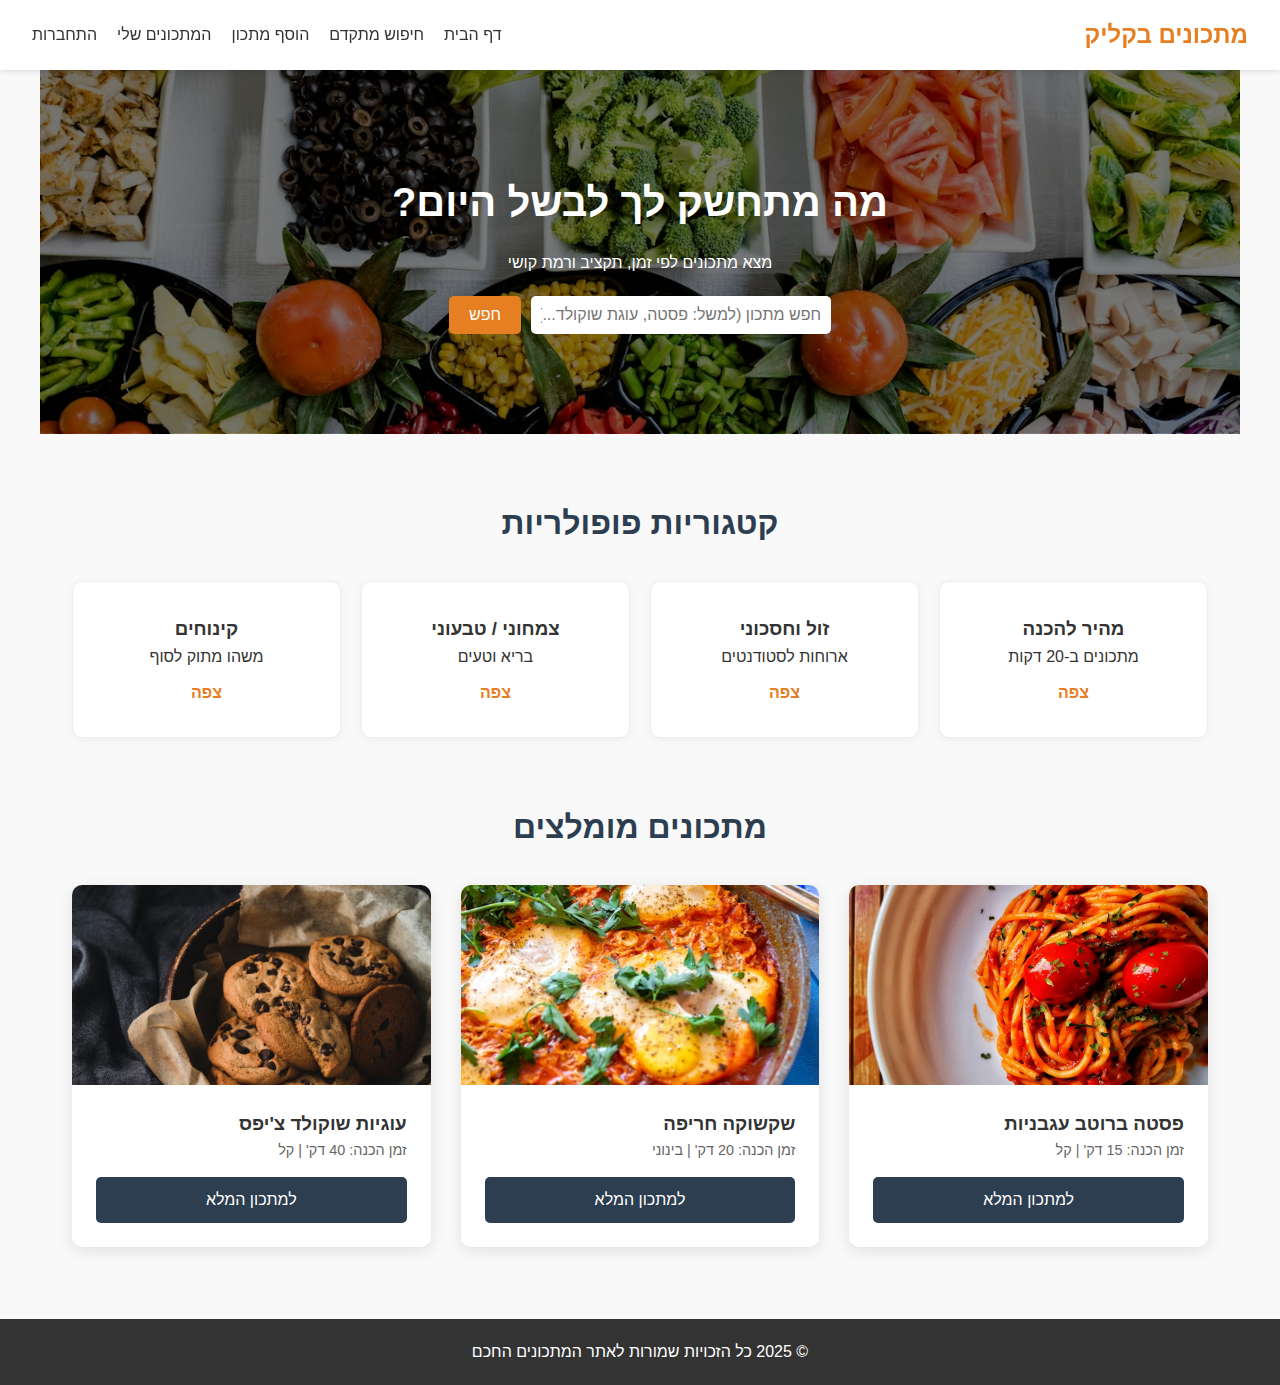
<file: index.html>
<!DOCTYPE html>
<html lang="he" dir="rtl">
<head>
    <meta charset="UTF-8">
    <meta name="viewport" content="width=device-width, initial-scale=1.0">
    <title>אתר מתכונים חכם - דף הבית</title>
    <link rel="stylesheet" href="css/style.css">
</head>
<body>

    <header>
        <div class="logo">מתכונים בקליק</div>
        <nav>
            <ul>
                <li><a href="#" title="אתה כבר בדף הבית">דף הבית</a></li>
                <li><a href="advanced-search.html">חיפוש מתקדם</a></li>
               <li><a href="add-recipe.html">הוסף מתכון</a></li>
                <li><a href="#" title="העמוד טרם נבנה">המתכונים שלי</a></li>
                <li><a href="#" title="העמוד טרם נבנה">התחברות</a></li>
            </ul>
        </nav>
    </header>
    <main>
        <section class="hero">
            <h1>מה מתחשק לך לבשל היום?</h1>
            <p>מצא מתכונים לפי זמן, תקציב ורמת קושי</p>
            <div class="search-container">
                <input type="text" placeholder="חפש מתכון (למשל: פסטה, עוגת שוקולד...)">
                <button type="button">חפש</button>
            </div>
        </section>

        <section class="categories">
            <h2>קטגוריות פופולריות</h2>
            <div class="category-grid">
                <div class="category-card">
                    <h3>מהיר להכנה</h3>
                    <p>מתכונים ב-20 דקות</p>
                    <a href="#" class="btn-link">צפה</a>
                </div>
                <div class="category-card">
                    <h3>זול וחסכוני</h3>
                    <p>ארוחות לסטודנטים</p>
                    <a href="#" class="btn-link">צפה</a>
                </div>
                <div class="category-card">
                    <h3>צמחוני / טבעוני</h3>
                    <p>בריא וטעים</p>
                    <a href="#" class="btn-link">צפה</a>
                </div>
                <div class="category-card">
                    <h3>קינוחים</h3>
                    <p>משהו מתוק לסוף</p>
                    <a href="#" class="btn-link">צפה</a>
                </div>
            </div>
        </section>

        <section class="featured-recipes">
            <h2>מתכונים מומלצים</h2>
            <div class="recipe-grid">
                
                <article class="recipe-card">
                    <img src="images/pasta.jpg.avif" alt="פסטה ברוטב עגבניות">
                    <div class="recipe-content">
                        <h3>פסטה ברוטב עגבניות</h3>
                        <p>זמן הכנה: 15 דק' | קל</p>
                        <a href="#" class="btn-recipe">למתכון המלא</a>
                    </div>
                </article>

                <article class="recipe-card">
                    <img src="images/shakshuka.jpg.avif" alt="שקשוקה">
                    <div class="recipe-content">
                        <h3>שקשוקה חריפה</h3>
                        <p>זמן הכנה: 20 דק' | בינוני</p>
                        <a href="#" class="btn-recipe">למתכון המלא</a>
                    </div>
                </article>

                <article class="recipe-card">
                    <img src="images/cookies.jpg.avif" alt="עוגיות שוקולד צ'יפס">
                    <div class="recipe-content">
                        <h3>עוגיות שוקולד צ'יפס</h3>
                        <p>זמן הכנה: 40 דק' | קל</p>
                        <a href="#" class="btn-recipe">למתכון המלא</a>
                    </div>
                </article>

            </div>
        </section>
    </main>

    <footer>
        <p>&copy; 2025 כל הזכויות שמורות לאתר המתכונים החכם</p>
    </footer>

</body>
</html>
</file>
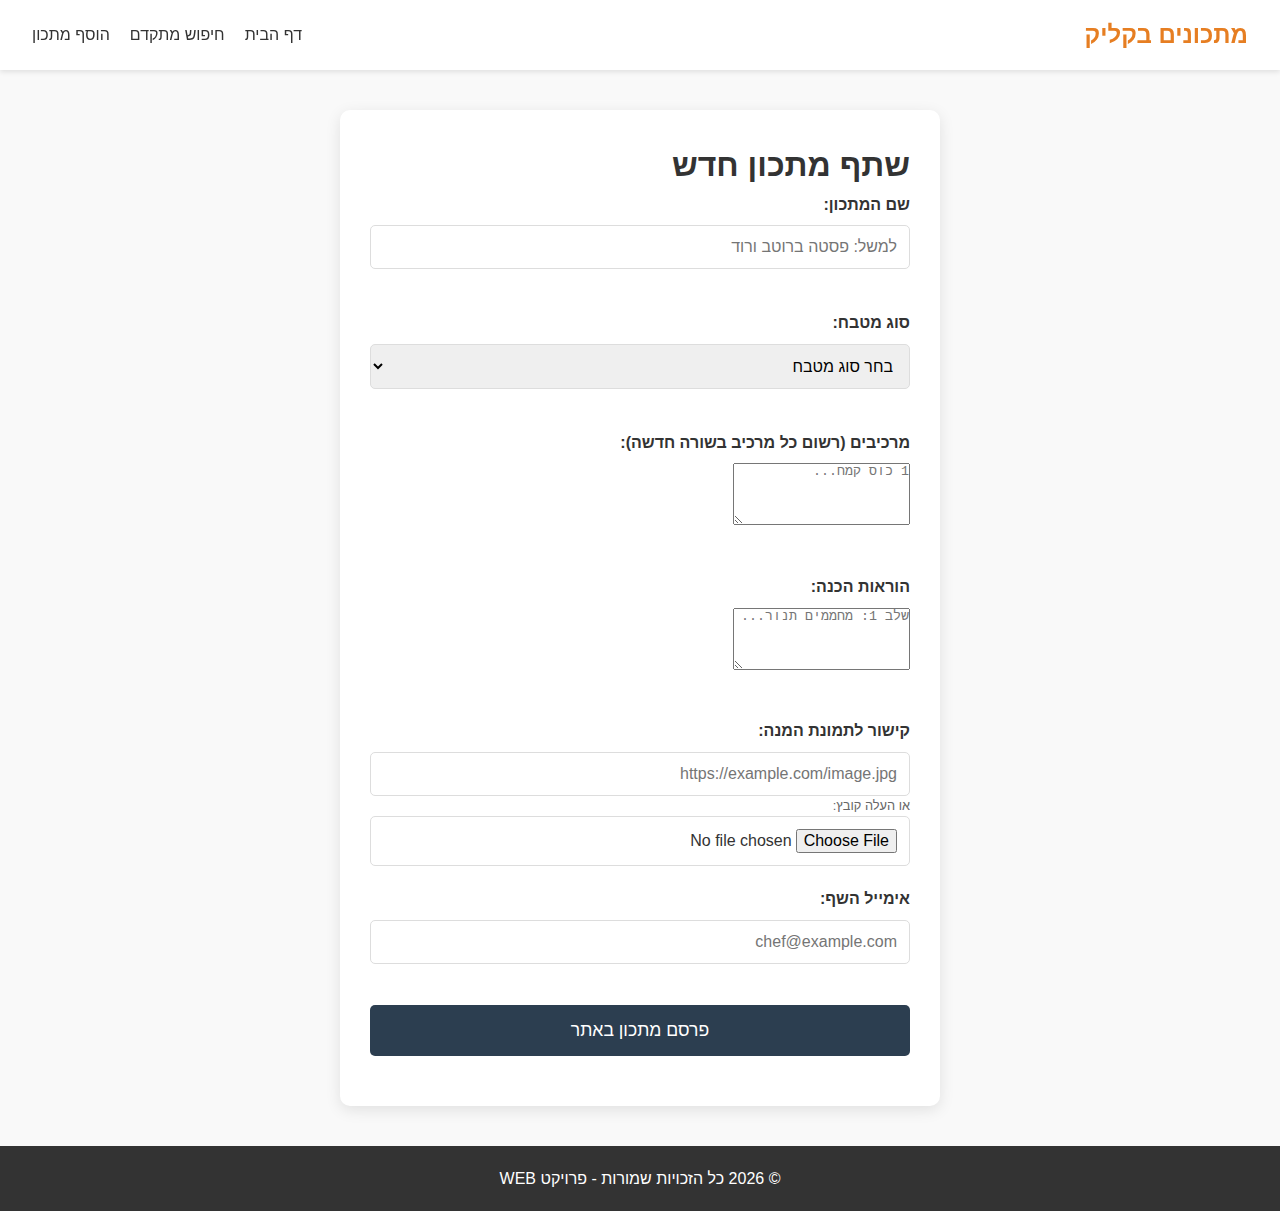
<file: add-recipe.html>
<!DOCTYPE html>
<html lang="he" dir="rtl">
<head>
    <meta charset="UTF-8">
    <meta name="viewport" content="width=device-width, initial-scale=1.0">
    <title>הוספת מתכון - מתכונים בקליק</title>
    <link rel="stylesheet" href="css/style.css">
    <script src="https://code.jquery.com/jquery-3.6.0.min.js"></script>
</head>
<body>
    <header>
        <div class="logo">מתכונים בקליק</div>
        <nav>
            <ul>
                <li><a href="index.html">דף הבית</a></li>
                <li><a href="advanced-search.html">חיפוש מתקדם</a></li>
                <li><a href="add-recipe.html">הוסף מתכון</a></li>
            </ul>
        </nav>
    </header>

    <main class="form-container">
        <h1>שתף מתכון חדש</h1>
        <form id="recipe-form" novalidate>
            <div class="form-group">
                <label for="recipe-name">שם המתכון:</label>
                <input type="text" id="recipe-name" name="recipe-name" placeholder="למשל: פסטה ברוטב ורוד">
                <span class="error-msg" id="name-error"></span>
            </div>

            <div class="form-group">
                <label for="cuisine">סוג מטבח:</label>
                <select id="cuisine" name="cuisine">
                    <option value="">בחר סוג מטבח</option>
                    <option value="italian">איטלקי</option>
                    <option value="asian">אסייתי</option>
                    <option value="mediterranean">ים תיכוני</option>
                    <option value="dessert">קינוחים</option>
                </select>
                <span class="error-msg" id="cuisine-error"></span>
            </div>

            <div class="form-group">
                <label for="ingredients">מרכיבים (רשום כל מרכיב בשורה חדשה):</label>
                <textarea id="ingredients" name="ingredients" rows="4" placeholder="1 כוס קמח..."></textarea>
                <span class="error-msg" id="ingredients-error"></span>
            </div>

            <div class="form-group">
                <label for="instructions">הוראות הכנה:</label>
                <textarea id="instructions" name="instructions" rows="4" placeholder="שלב 1: מחממים תנור..."></textarea>
                <span class="error-msg" id="instructions-error"></span>
            </div>

            <div class="form-group">
                <label for="image-url">קישור לתמונת המנה:</label>
                <input type="url" id="image-url" name="image-url" placeholder="https://example.com/image.jpg">
                <p style="font-size: 0.8rem; color: #666;">או העלה קובץ:</p>
                <input type="file" id="image-file" name="image-file" accept="image/*">
            </div>

            <div class="form-group">
                <label for="chef-email">אימייל השף:</label>
                <input type="email" id="chef-email" name="chef-email" placeholder="chef@example.com">
                <span class="error-msg" id="email-error"></span>
            </div>

            <button type="submit" id="submit-btn">פרסם מתכון באתר</button>
            <div id="form-feedback"></div>
        </form>
    </main>

    <footer>
        <p>&copy; 2026 כל הזכויות שמורות - פרויקט WEB</p>
    </footer>

    <script src="js/form-validation.js"></script>
</body>
</html>
</file>
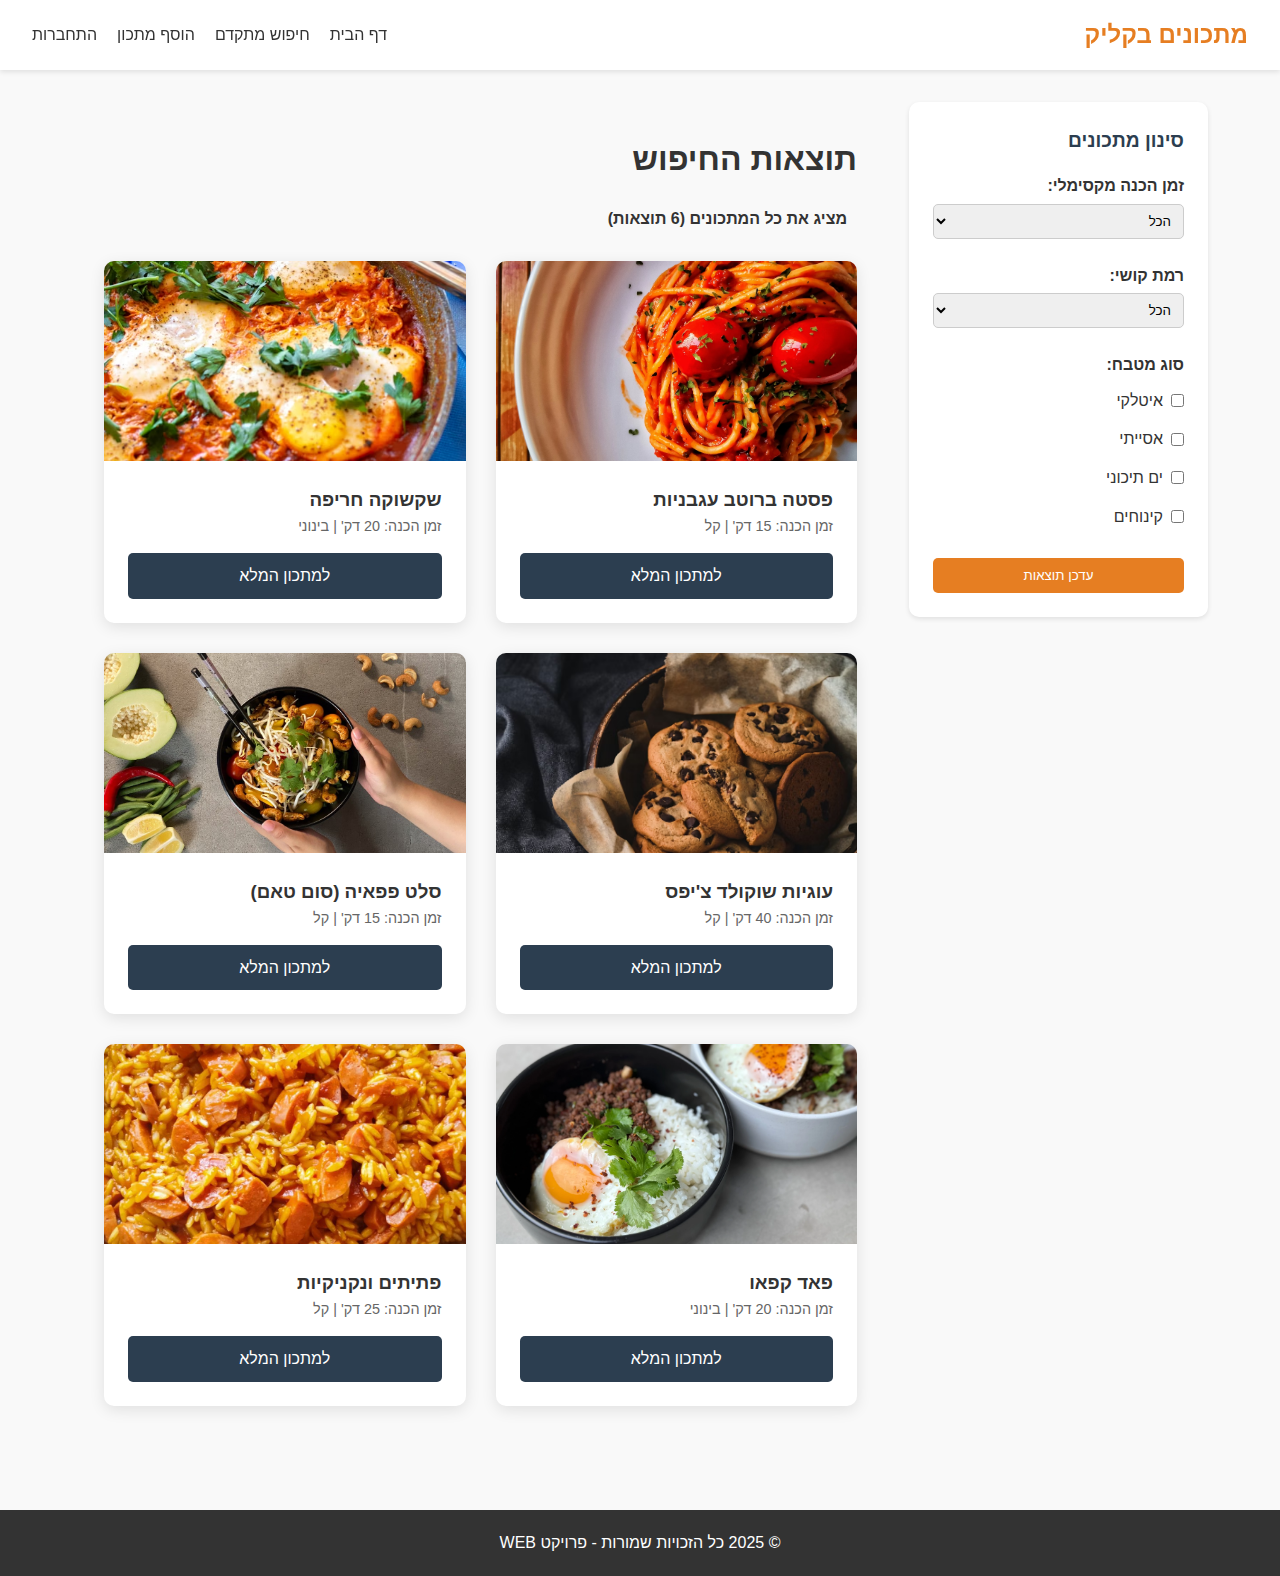
<file: advanced-search.html>
<!DOCTYPE html>
<html lang="he" dir="rtl">
<head>
    <meta charset="UTF-8">
    <meta name="viewport" content="width=device-width, initial-scale=1.0">
    <title>חיפוש מתקדם - מתכונים בקליק</title>
    <link rel="stylesheet" href="css/style.css">
    <script src="https://code.jquery.com/jquery-3.6.0.min.js"></script>
</head>
<body>

    <header>
        <div class="logo">מתכונים בקליק</div>
        <nav>
            <ul>
                <li><a href="index.html">דף הבית</a></li>
                <li><a href="advanced-search.html" title="אתה כבר כאן">חיפוש מתקדם</a></li>
                <li><a href="add-recipe.html">הוסף מתכון</a></li>
                <li><a href="#" title="העמוד טרם נבנה">התחברות</a></li>
            </ul>
        </nav>
    </header>

    <main class="advanced-container">
        <aside class="filter-sidebar">
            <h2>סינון מתכונים</h2>
            <form id="filter-form">
                <div class="filter-group">
                    <label>זמן הכנה מקסימלי:</label>
                    <select id="time-filter">
                        <option value="all">הכל</option>
                        <option value="20">עד 20 דקות</option>
                        <option value="40">עד 40 דקות</option>
                        <option value="60">מעל שעה</option>
                    </select>
                </div>

                <div class="filter-group">
                    <label>רמת קושי:</label>
                    <select id="difficulty-filter">
                        <option value="all">הכל</option>
                        <option value="easy">קל</option>
                        <option value="medium">בינוני</option>
                        <option value="hard">קשה</option>
                    </select>
                </div>

                <div class="filter-group">
                    <label>סוג מטבח:</label>
                    <div class="checkbox-group">
                        <label><input type="checkbox" name="cuisine" value="italian"> איטלקי</label>
                        <label><input type="checkbox" name="cuisine" value="asian"> אסייתי</label>
                        <label><input type="checkbox" name="cuisine" value="mediterranean"> ים תיכוני</label>
                        <label><input type="checkbox" name="cuisine" value="desert"> קינוחים</label>
                    </div>
                </div>

                <button type="button" id="apply-filters-btn">עדכן תוצאות</button>
            </form>
        </aside>

        <section class="results-area">
            <h1>תוצאות החיפוש</h1>
            <p id="feedback-message">מציג את כל המתכונים (6 תוצאות)</p>
            
            <div class="recipe-grid">
                <article class="recipe-card" data-cuisine="italian" data-time="15" data-difficulty="easy">
                    <img src="images/pasta.jpg.avif" alt="פסטה">
                    <div class="recipe-content">
                        <h3>פסטה ברוטב עגבניות</h3>
                        <p>זמן הכנה: 15 דק' | קל</p>
                        <a href="#" class="btn-recipe" title="העמוד טרם נבנה">למתכון המלא</a>                    </div>
                </article>

                <article class="recipe-card" data-cuisine="mediterranean" data-time="20" data-difficulty="medium">
                    <img src="images/shakshuka.jpg.avif" alt="שקשוקה">
                    <div class="recipe-content">
                        <h3>שקשוקה חריפה</h3>
                        <p>זמן הכנה: 20 דק' | בינוני</p>
                        <a href="#" class="btn-recipe" title="העמוד טרם נבנה">למתכון המלא</a>
                    </div>
                </article>

                <article class="recipe-card" data-cuisine="desert" data-time="40" data-difficulty="easy">
                    <img src="images/cookies.jpg.avif" alt="עוגיות">
                    <div class="recipe-content">
                        <h3>עוגיות שוקולד צ'יפס</h3>
                        <p>זמן הכנה: 40 דק' | קל</p>
                        <a href="#" class="btn-recipe" title="העמוד טרם נבנה">למתכון המלא</a>
                    </div>
                </article>

                <article class="recipe-card" data-cuisine="asian" data-time="15" data-difficulty="easy">
                    <img src="images/papaya-salad.jpg" alt="סלט פפאיה">
                    <div class="recipe-content">
                        <h3>סלט פפאיה (סום טאם)</h3>
                        <p>זמן הכנה: 15 דק' | קל</p>
                        <a href="recipe-detail.html?id=papaya" class="btn-recipe">למתכון המלא</a>
                    </div>
                </article>

                <article class="recipe-card" data-cuisine="asian" data-time="20" data-difficulty="medium">
                    <img src="images/pad-kra-pao.jpg" alt="פאד קפאו">
                    <div class="recipe-content">
                        <h3>פאד קפאו</h3>
                        <p>זמן הכנה: 20 דק' | בינוני</p>
                        <a href="#" class="btn-recipe" title="העמוד טרם נבנה">למתכון המלא</a>
                    </div>
                </article>

                <article class="recipe-card" data-cuisine="mediterranean" data-time="25" data-difficulty="easy">
                    <img src="images/ptitim.jpg" alt="פתיתים ונקניקיות">
                    <div class="recipe-content">
                        <h3>פתיתים ונקניקיות</h3>
                        <p>זמן הכנה: 25 דק' | קל</p>
                       <a href="recipe-detail.html?id=ptitim" class="btn-recipe">למתכון המלא</a>   
                    </div>
                </article>
            </div>
        </section>
    </main>

    <footer>
        <p>&copy; 2025 כל הזכויות שמורות - פרויקט WEB</p>
    </footer>

    <script src="js/main.js"></script>
</body>
</html>
</file>
<file: css/style.css>
/* הגדרות בסיסיות */
* {
    box-sizing: border-box;
    margin: 0;
    padding: 0;
}

body {
    font-family: 'Segoe UI', Tahoma, Geneva, Verdana, sans-serif;
    line-height: 1.6;
    background-color: #f9f9f9;
    color: #333;
    direction: rtl;
}

a {
    text-decoration: none;
    color: inherit;
}

ul {
    list-style: none;
}

/* Header */
header {
    background-color: #fff;
    box-shadow: 0 2px 5px rgba(0,0,0,0.1);
    display: flex;
    justify-content: space-between;
    align-items: center;
    padding: 1rem 2rem;
    position: sticky;
    top: 0;
    z-index: 1000;
}

.logo {
    font-size: 1.5rem;
    font-weight: bold;
    color: #e67e22;
}

nav ul {
    display: flex;
    gap: 20px;
}

nav a {
    font-weight: 500;
    transition: color 0.3s;
}

nav a:hover {
    color: #e67e22;
}

/* Hero Section */
.hero {
    /* שימוש בתמונה מקומית עם נתיב יחסי */
    background-image: linear-gradient(rgba(0,0,0,0.5), rgba(0,0,0,0.5)), url('../images/hero-bg.jpg');
    background-size: cover;
    background-position: center;
    color: white;
    text-align: center;
    padding: 100px 20px;
    margin-bottom: 2rem;
    animation: fadeIn 1.5s ease-in;
}

@keyframes fadeIn {
    from { opacity: 0; }
    to { opacity: 1; }
}

.hero h1 {
    font-size: 2.5rem;
    margin-bottom: 1rem;
}

.search-container {
    margin-top: 20px;
    display: flex;
    justify-content: center;
    gap: 10px;
}

.search-container input {
    padding: 10px;
    width: 300px;
    border-radius: 5px;
    border: none;
    font-size: 1rem;
}

.search-container button {
    padding: 10px 20px;
    background-color: #e67e22;
    color: white;
    border: none;
    border-radius: 5px;
    cursor: pointer;
    font-size: 1rem;
}

.search-container button:hover {
    background-color: #d35400;
}

/* אזורים כלליים */
main section {
    padding: 2rem;
    max-width: 1200px;
    margin: 0 auto;
}

h2 {
    text-align: center;
    margin-bottom: 2rem;
    color: #2c3e50;
    font-size: 2rem;
}

/* קטגוריות */
.category-grid {
    display: grid;
    grid-template-columns: repeat(auto-fit, minmax(200px, 1fr));
    gap: 20px;
}

.category-card {
    background: white;
    padding: 2rem;
    text-align: center;
    border-radius: 10px;
    box-shadow: 0 2px 10px rgba(0,0,0,0.05);
    transition: transform 0.3s;
    border: 1px solid #eee;
}

.category-card:hover {
    transform: translateY(-5px);
    border-color: #e67e22;
}

.btn-link {
    display: inline-block;
    margin-top: 10px;
    color: #e67e22;
    font-weight: bold;
}

/* כרטיסי מתכונים */
.recipe-grid {
    display: grid;
    grid-template-columns: repeat(auto-fit, minmax(280px, 1fr));
    gap: 30px;
}

.recipe-card {
    background: white;
    border-radius: 10px;
    overflow: hidden;
    box-shadow: 0 4px 15px rgba(0,0,0,0.1);
    transition: transform 0.3s;
}

.recipe-card:hover {
    transform: translateY(-5px);
}

.recipe-card img {
    width: 100%;
    height: 200px;
    object-fit: cover;
    display: block;
}

.recipe-content {
    padding: 1.5rem;
}

.btn-recipe {
    display: block;
    width: 100%;
    text-align: center;
    background-color: #2c3e50;
    color: white;
    padding: 10px;
    margin-top: 15px;
    border-radius: 5px;
}

.btn-recipe:hover {
    background-color: #34495e;
}

/* פוטר */
footer {
    background-color: #333;
    color: white;
    text-align: center;
    padding: 20px;
    margin-top: 40px;
}

/* רספונסיביות למובייל */
@media (max-width: 768px) {
    header {
        flex-direction: column;
        gap: 15px;
    }

    nav ul {
        flex-direction: column;
        align-items: center;
        gap: 10px;
        padding: 0;
    }

    .search-container {
        flex-direction: column;
    }

    .search-container input {
        width: 100%;
    }

    .hero h1 {
        font-size: 1.8rem;
    }
}

.advanced-container {
    display: flex;
    gap: 20px;
    padding: 2rem;
    max-width: 1200px;
    margin: 0 auto;
}

.filter-sidebar {
    flex: 1;
    background: #fff;
    padding: 1.5rem;
    border-radius: 10px;
    box-shadow: 0 2px 5px rgba(0,0,0,0.1);
    height: fit-content;
}

.filter-sidebar h2 {
    font-size: 1.2rem;
    text-align: right;
    margin-bottom: 1rem;
}

.filter-group {
    margin-bottom: 1.5rem;
}

.filter-group label {
    display: block;
    margin-bottom: 5px;
    font-weight: bold;
}

.filter-group select {
    width: 100%;
    padding: 8px;
    border-radius: 5px;
    border: 1px solid #ccc;
}

#apply-filters-btn {
    width: 100%;
    padding: 10px;
    background-color: #e67e22;
    color: white;
    border: none;
    border-radius: 5px;
    cursor: pointer;
}

.results-area {
    flex: 3;
}

/* התאמה למובייל - מעבר לטור אחד */
@media (max-width: 768px) {
    .advanced-container {
        flex-direction: column;
    }
    
    .filter-sidebar {
        width: 100%;
    }
}

.checkbox-group {
    display: flex;
    flex-direction: column;
    gap: 8px;
    margin-top: 10px;
}

.checkbox-group label {
    font-weight: normal; 
    cursor: pointer;
    display: flex;
    align-items: center;
    gap: 8px;
}


#apply-filters-btn {
    transition: background-color 0.3s ease, transform 0.2s ease;
}

#apply-filters-btn:hover {
    background-color: #d35400;
    transform: scale(1.02); 
}

#apply-filters-btn:active {
    transform: scale(0.98); 
}


#feedback-message {
    margin-bottom: 20px;
    font-weight: bold;
    padding: 10px;
    border-radius: 5px;
    transition: all 0.4s ease;
}


.results-area h1 {
    margin-bottom: 10px;
    text-align: right;
}

/* עיצוב תגיות המידע (זמן/קושי) בתוך הכרטיס */
.recipe-content p {
    font-size: 0.9rem;
    color: #666;
    margin-bottom: 10px;
}

.recipe-detail-container {
    display: flex;
    gap: 40px;
    padding: 2rem;
    max-width: 1200px;
    margin: 0 auto;
}

.recipe-full { flex: 2; }
.recipe-sidebar { flex: 1; }

.main-recipe-img {
    width: 100%;
    max-height: 400px;
    object-fit: cover;
    border-radius: 10px;
    margin-bottom: 20px;
}


table {
    width: 100%;
    border-collapse: collapse;
    margin-top: 10px;
}

table th, table td {
    border: 1px solid #ddd;
    padding: 12px;
    text-align: right;
}

table th {
    background-color: #e67e22;
    color: white;
}

table tr:nth-child(even) {
    background-color: #f2f2f2; 
}


@media (max-width: 768px) {
    .recipe-detail-container {
        flex-direction: column;
    }
}
/* --- עיצוב טופס הוספת מתכון --- */
.form-container {
    max-width: 600px;
    margin: 40px auto;
    background: #fff;
    padding: 30px;
    border-radius: 10px;
    box-shadow: 0 4px 15px rgba(0,0,0,0.1);
}

.form-group {
    margin-bottom: 20px;
}

.form-group label {
    display: block;
    margin-bottom: 8px;
    font-weight: bold;
}

.form-group input, .form-group select {
    width: 100%;
    padding: 12px;
    border: 1px solid #ddd;
    border-radius: 5px;
    font-size: 1rem;
}

.error-msg {
    color: #e74c3c;
    font-size: 0.85rem;
    display: block;
    margin-top: 5px;
    height: 1rem;
}

#submit-btn {
    width: 100%;
    padding: 15px;
    background-color: #2c3e50;
    color: white;
    border: none;
    border-radius: 5px;
    font-size: 1.1rem;
    cursor: pointer;
    transition: background 0.3s;
}

#submit-btn:hover {
    background-color: #34495e;
}

#form-feedback {
    margin-top: 20px;
    text-align: center;
    font-weight: bold;
}
</file>
